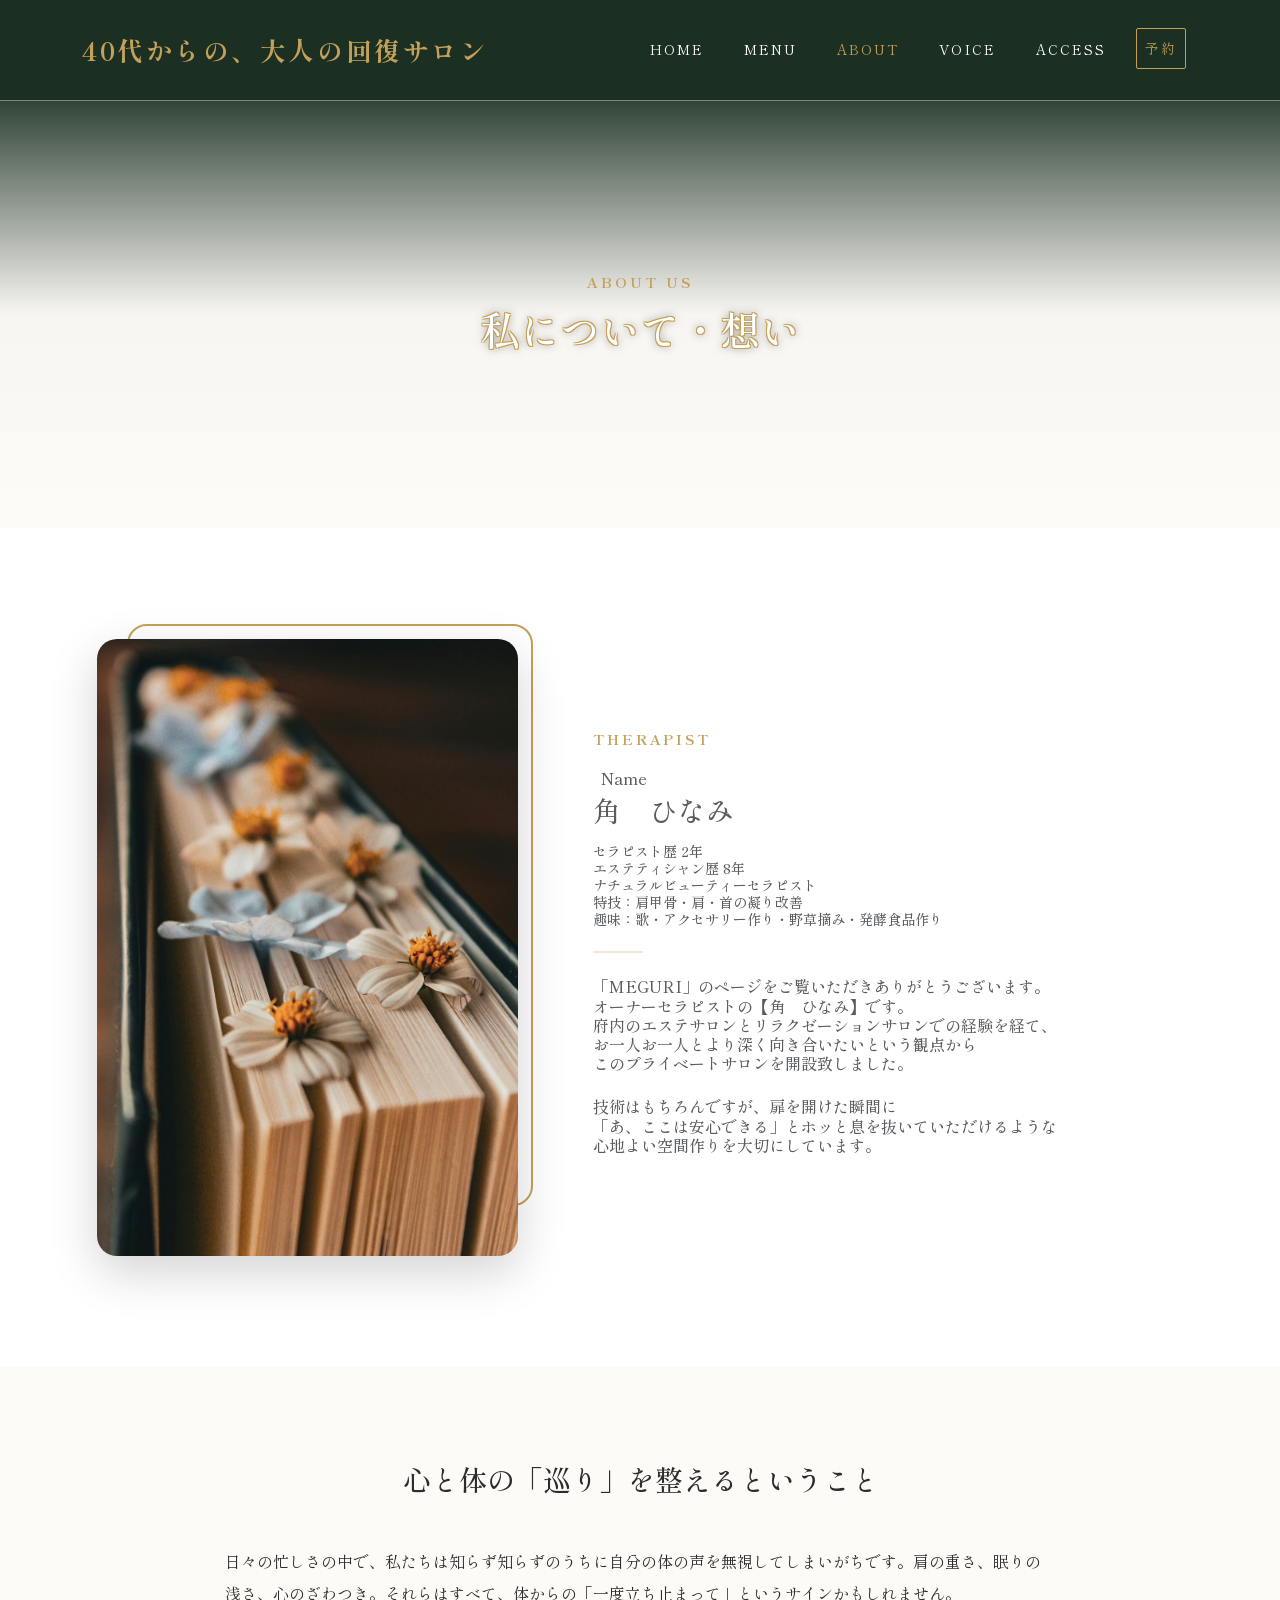
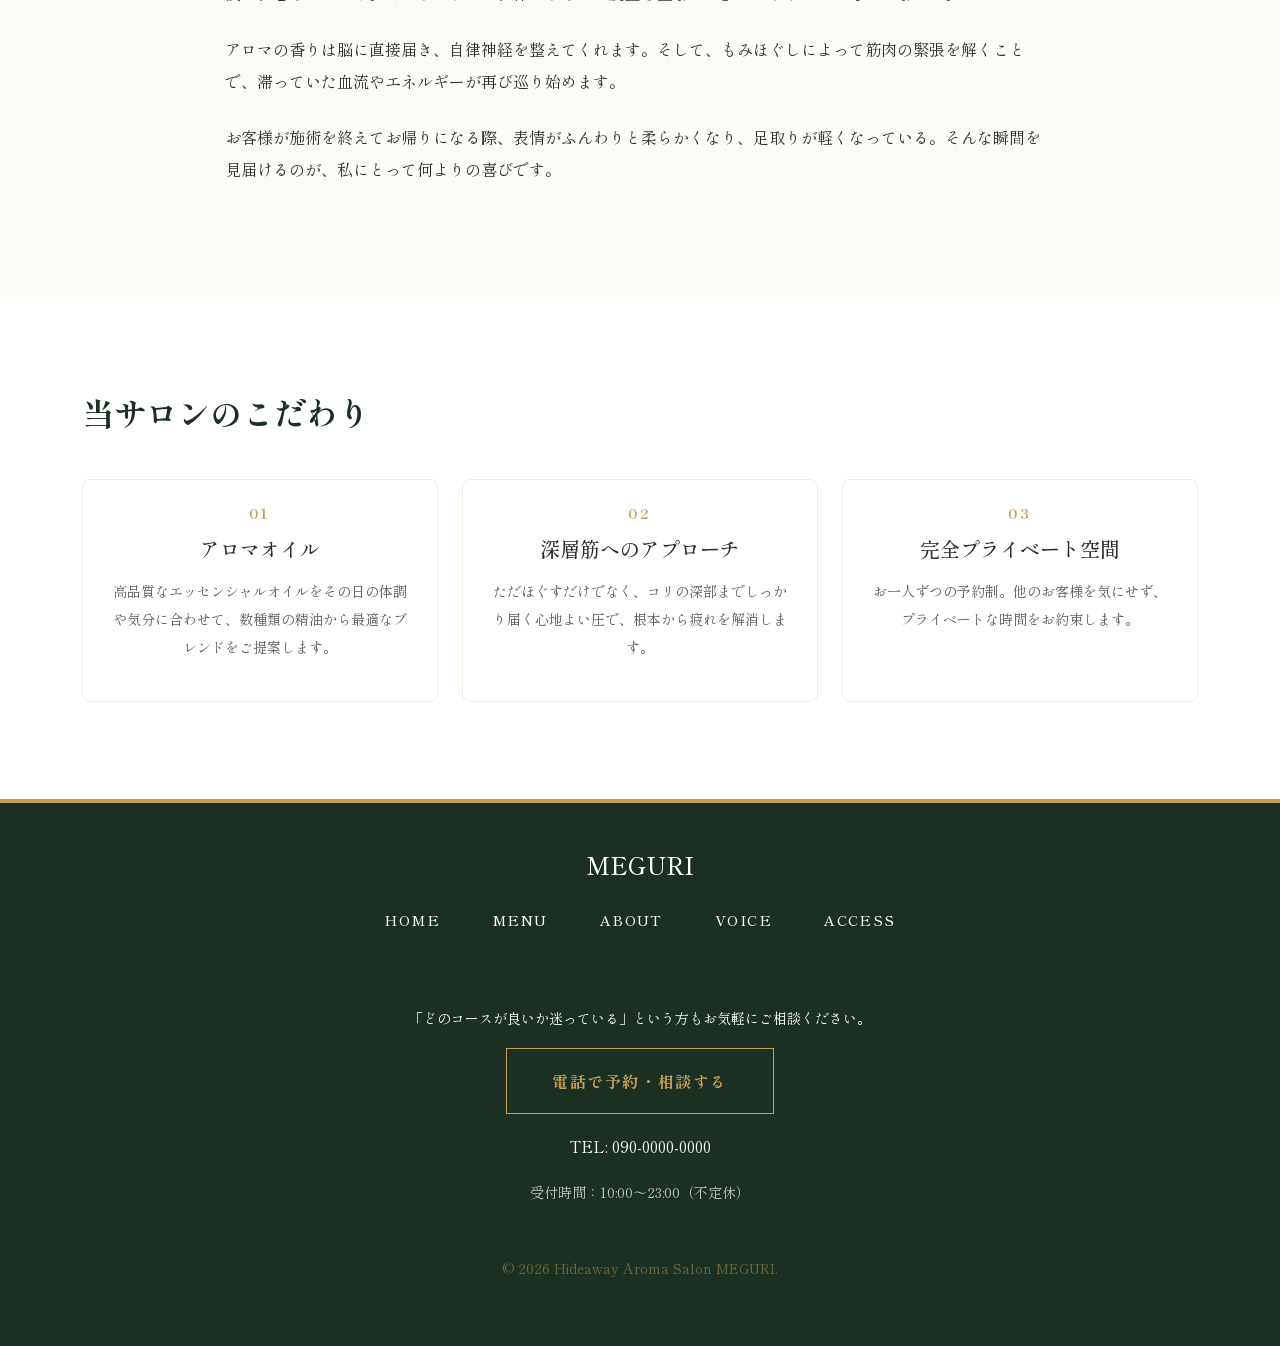
<file: about.html>
<!DOCTYPE html>
<html lang="ja">
<head>
    <meta charset="UTF-8">
    <meta name="viewport" content="width=device-width, initial-scale=1.0">
    <title>セラピスト紹介・想い | MEGURI - 隠れ家アロマサロン</title>
    <meta name="description" content="MEGURIのセラピスト紹介。府内のエステサロンとリラクゼーションサロンでの経験を経て、お一人おひとりと深く向き合うプライベートサロンを開設。心と体の「巡り」を整え、深いリラックスへと導きます。">
    <!-- OGP（SNSシェア用） -->
    <meta property="og:type" content="website">
    <meta property="og:title" content="セラピスト紹介・想い | MEGURI">
    <meta property="og:description" content="都内リラクゼーションサロンでの経験を経て、お一人おひとりと深く向き合うプライベートサロンを開設。心と体の「巡り」を整えます。">
    <meta property="og:url" content="https://あなたのドメイン/about.html">
    <meta property="og:site_name" content="MEGURI">
    <meta property="og:locale" content="ja_JP">
    <!-- Twitter Card -->
    <meta name="twitter:card" content="summary">
    <meta name="twitter:title" content="セラピスト紹介・想い | MEGURI">
    <meta name="twitter:description" content="お一人おひとりと深く向き合うプライベートサロン。心と体の「巡り」を整えます。">

    <!-- <link rel="canonical" href="https://あなたのドメイン/about.html"> -->
    <link href="https://cdn.jsdelivr.net/npm/bootstrap@5.3.0/dist/css/bootstrap.min.css" rel="stylesheet">
    <link href="https://fonts.googleapis.com/css2?family=Shippori+Mincho:wght@400;700&display=swap" rel="stylesheet">
    <link href="https://fonts.googleapis.com/css2?family=Klee+One:wght@400;600&family=Shippori+Mincho:wght@400;700&display=swap" rel="stylesheet">
    <link rel="stylesheet" href="style.css">
</head>
<body>

    <nav class="navbar navbar-expand-lg sticky-top bg-deep shadow-sm">
        <div class="container">
            <a class="navbar-brand" href="index.html">40代からの、大人の回復サロン</a>
            <button class="navbar-toggler" type="button" data-bs-toggle="collapse" data-bs-target="#navbarNav">
                <span class="navbar-toggler-icon"></span>
            </button>
            <div class="collapse navbar-collapse" id="navbarNav">
                <ul class="navbar-nav ms-auto">
                    <li class="nav-item"><a class="nav-link" href="index.html">HOME</a></li>
                    <li class="nav-item"><a class="nav-link" href="menu.html">MENU</a></li>
                    <li class="nav-item"><a class="nav-link active" href="about.html">ABOUT</a></li>
                    <li class="nav-item"><a class="nav-link" href="voice.html">VOICE</a></li>
                    <li class="nav-item"><a class="nav-link" href="access.html">ACCESS</a></li>
                    <li class="nav-item">
                      <a class="nav-link btn-nav-reserve" href="tel:090-0000-0000">予約</a>
                    </li>
                </ul>
            </div>
        </div>
    </nav>

    <header class="about-hero">
        <div class="container py-5 text-center reveal">
            <span class="text-gold mb-2 d-block text-uppercase small">About Us</span>
            <h1 class="serif text-white">私について・想い</h1>
        </div>
    </header>

    <section class="py-5 bg-white">
        <div class="container py-5">
            <div class="row align-items-center">
                <div class="col-md-5 mb-5 mb-md-0 reveal">
                    <div class="profile-img-container text-center">
                      <img src="image/IMG_0825.JPG" alt="MEGURI セラピスト 角ひなみ プロフィール写真" class="img-fluid profile-photo shadow-lg">
                        <div class="profile-decoration"></div>
                    </div>
                </div>
                <div class="col-md-7 ps-md-5 reveal">
                    <span class="text-gold serif mb-2 d-block">Therapist</span>
                    <span class="h6 ms-2 text-muted">Name<br>
                    <h2 class="serif mb-3 h3">角　ひなみ </span></h2>
                    <p class="small text-muted mb-4">
                        セラピスト歴 2年<br>
                        エステティシャン歴 8年<br>
                        ナチュラルビューティーセラピスト<br>
                        特技：肩甲骨・肩・首の凝り改善<br>
                        趣味：歌・アクセサリー作り・野草摘み・発酵食品作り
                    </p>
                    <hr class="mb-4" style="width: 50px; border-top: 2px solid var(--gold);">
                    <div class="profile-intro">
                        <p class="mb-4">
                            「MEGURI」のページをご覧いただきありがとうございます。<br>
                            オーナーセラピストの【角　ひなみ】です。<br>
                            府内のエステサロンとリラクゼーションサロンでの経験を経て、<br>
                            お一人お一人とより深く向き合いたいという観点から<br>
                            このプライベートサロンを開設致しました。
                        </p>
                        <p>
                            技術はもちろんですが、扉を開けた瞬間に<br>
                            「あ、ここは安心できる」とホッと息を抜いていただけるような<br>
                            心地よい空間作りを大切にしています。
                        </p>
                    </div>
                </div>
            </div>
        </div>
    </section>

    <section class="py-5" style="background-color: #fdfbf7;">
        <div class="container py-5">
            <div class="row justify-content-center">
                <div class="col-md-9 text-center reveal">
                    <h3 class="serif mb-5">心と体の「巡り」を整えるということ</h3>
                    <div class="text-start">
                        <p class="mb-4">
                            日々の忙しさの中で、私たちは知らず知らずのうちに自分の体の声を無視してしまいがちです。肩の重さ、眠りの浅さ、心のざわつき。それらはすべて、体からの「一度立ち止まって」というサインかもしれません。
                        </p>
                        <p class="mb-4">
                            アロマの香りは脳に直接届き、自律神経を整えてくれます。そして、もみほぐしによって筋肉の緊張を解くことで、滞っていた血流やエネルギーが再び巡り始めます。
                        </p>
                        <p>
                            お客様が施術を終えてお帰りになる際、表情がふんわりと柔らかくなり、足取りが軽くなっている。そんな瞬間を見届けるのが、私にとって何よりの喜びです。
                        </p>
                    </div>
                </div>
            </div>
        </div>
    </section>

    <section class="py-5 bg-white">
        <div class="container py-5">
            <h2 class="text-center serif mb-5 reveal">当サロンのこだわり</h2>
            <div class="row g-4 text-center">
                <div class="col-md-4 reveal">
                    <div class="p-4 border-gold-light h-100">
                        <span class="text-gold display-6 mb-3 d-block serif">01</span>
                        <h3 class="h5 mb-3">アロマオイル</h3>
                        <p class="small text-muted">高品質なエッセンシャルオイルをその日の体調や気分に合わせて、数種類の精油から最適なブレンドをご提案します。</p>
                    </div>
                </div>
                <div class="col-md-4 reveal">
                    <div class="p-4 border-gold-light h-100">
                        <span class="text-gold display-6 mb-3 d-block serif">02</span>
                        <h3 class="h5 mb-3">深層筋へのアプローチ</h3>
                        <p class="small text-muted">ただほぐすだけでなく、コリの深部までしっかり届く心地よい圧で、根本から疲れを解消します。</p>
                    </div>
                </div>
                <div class="col-md-4 reveal">
                    <div class="p-4 border-gold-light h-100">
                        <span class="text-gold display-6 mb-3 d-block serif">03</span>
                        <h3 class="h5 mb-3">完全プライベート空間</h3>
                        <p class="small text-muted">お一人ずつの予約制。他のお客様を気にせず、プライベートな時間をお約束します。</p>
                    </div>
                </div>
            </div>
        </div>
    </section>

    <div class="d-md-none fixed-bottom bg-deep border-top-gold p-2 shadow-lg" style="z-index: 1030;">
        <div class="row g-2">
            <div class="col-6">
                <a href="tel:090-0000-0000" class="btn btn-outline-light w-100 py-2 small">コースのご相談</a>
            </div>
            <div class="col-6">
                <a href="tel:090-0000-0000" class="btn btn-gold w-100 py-2 small">今すぐ予約</a>
            </div>
        </div>
    </div>

    <footer class="text-center bg-light-beige"> <div class="container py-5">
        <p class="serif mb-4 h4">MEGURI</p>
        
        <ul class="list-inline mb-4">
            <li class="list-inline-item mx-3"><a href="index.html" class="nav-link-f">HOME</a></li>
            <li class="list-inline-item mx-3"><a href="menu.html" class="nav-link-f">MENU</a></li>
            <li class="list-inline-item mx-3"><a href="about.html" class="nav-link-f">ABOUT</a></li>
            <li class="list-inline-item mx-3"><a href="voice.html" class="nav-link-f">VOICE</a></li>
            <li class="list-inline-item mx-3"><a href="access.html" class="nav-link-f">ACCESS</a></li>
        </ul>

        <div class="reserve-area mt-5 reveal">
            <p class="small mb-3">「どのコースが良いか迷っている」という方も<br class="d-md-none">お気軽にご相談ください。</p>
            <a href="tel:090-0000-0000" class="btn-massage">電話で予約・相談する</a>
            <p class="mt-3 serif">TEL: 090-0000-0000</p>
            <p class="small opacity-75">受付時間：10:00〜23:00（不定休）</p>
        </div>

        <p class="small opacity-50 mt-5">© 2026 Hideaway Aroma Salon MEGURI.</p>
    </div>
  </footer>

    <script src="https://cdn.jsdelivr.net/npm/bootstrap@5.3.0/dist/js/bootstrap.bundle.min.js"></script>
    <script src="main.js"></script>
</body>
</html>
</file>
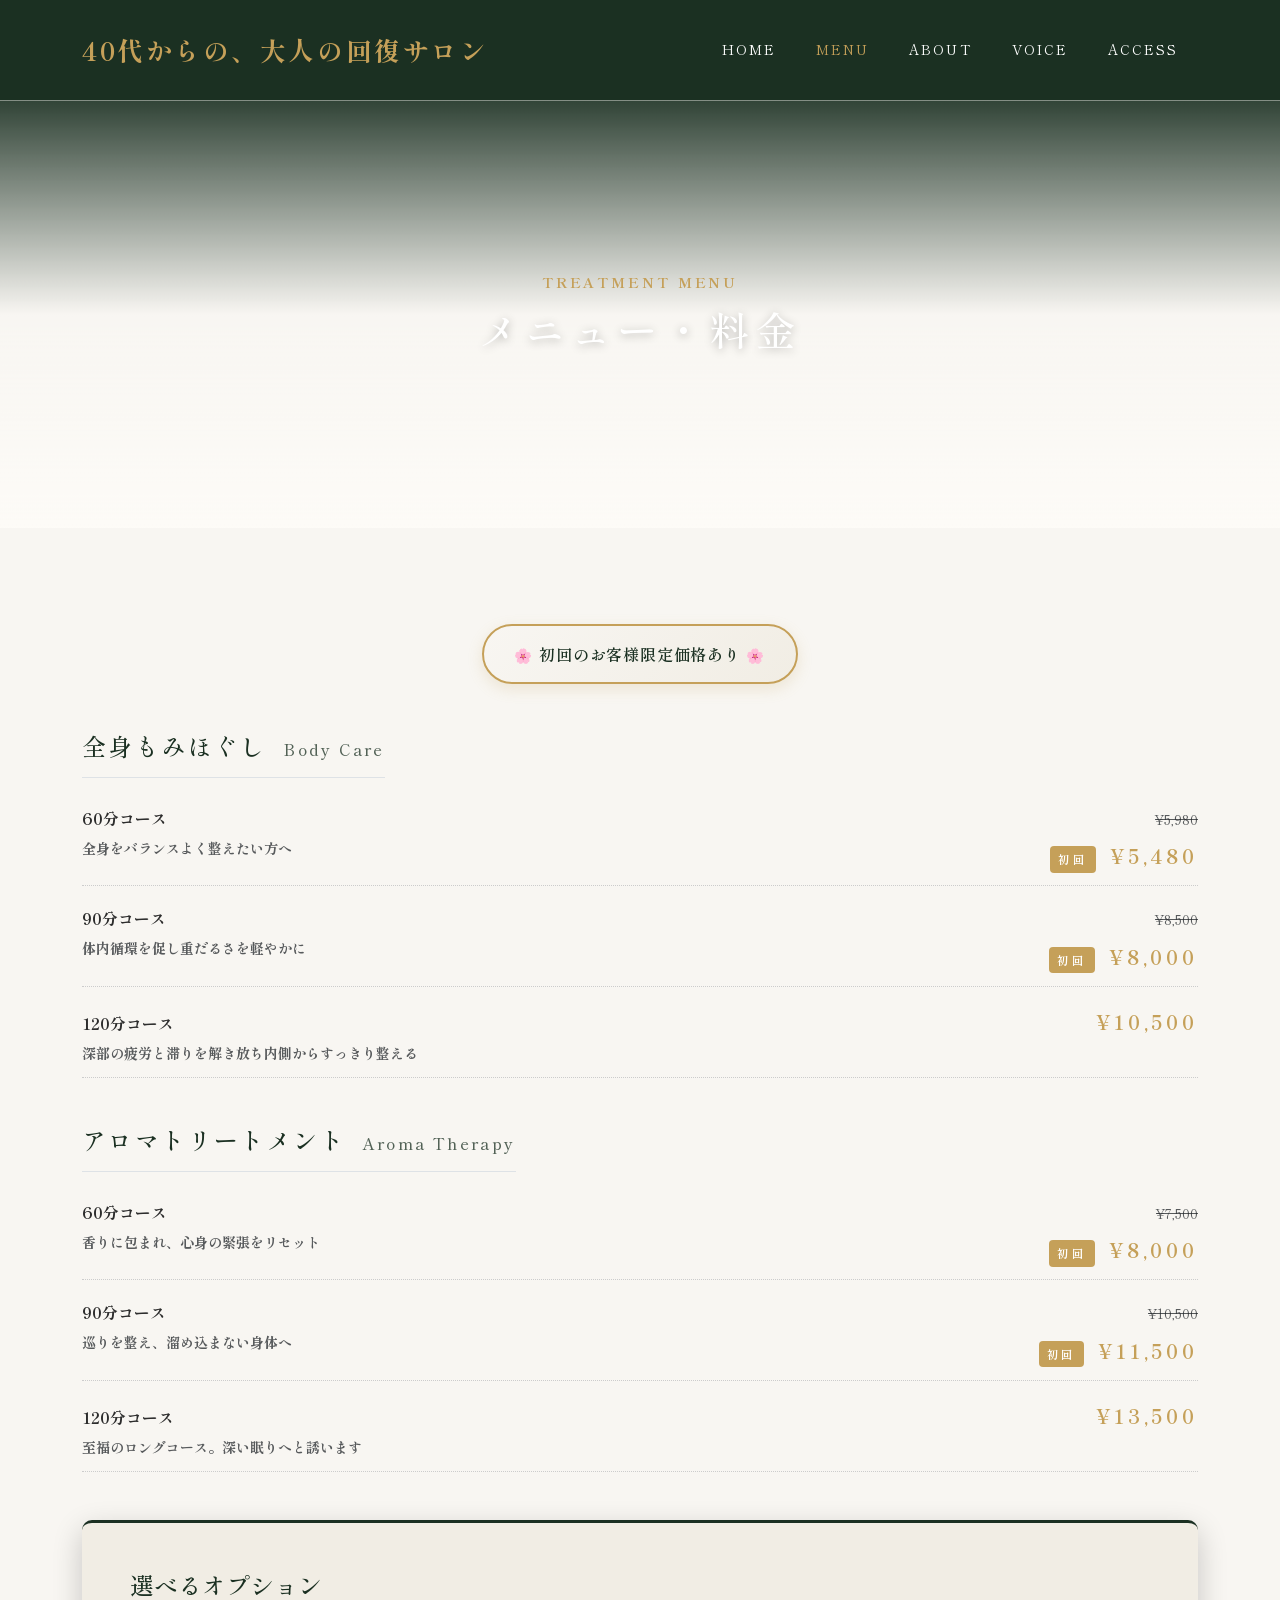
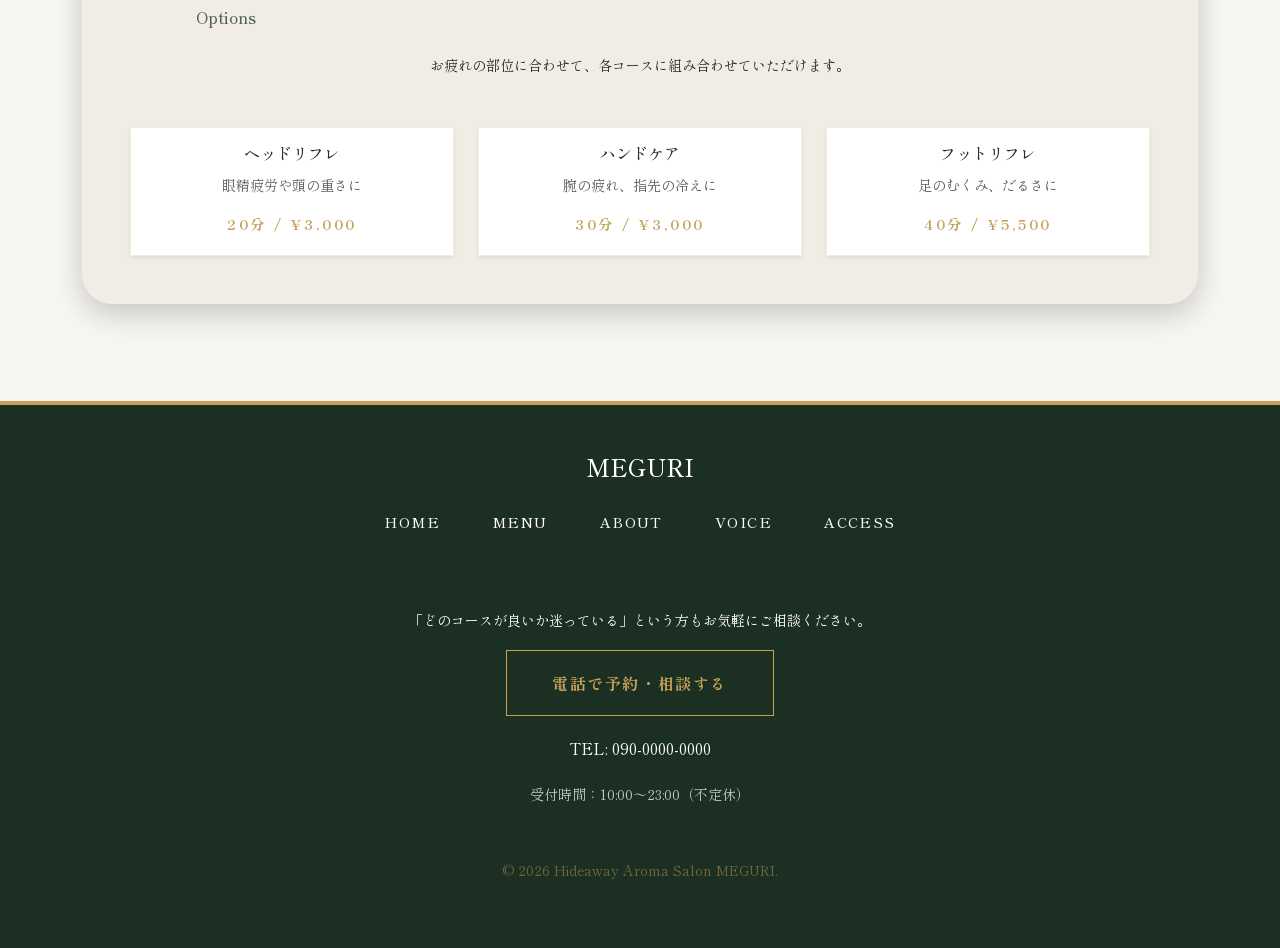
<file: menu.html>
<!DOCTYPE html>
<html lang="ja">
<head>
    <meta charset="UTF-8">
    <meta name="viewport" content="width=device-width, initial-scale=1.0">
    <title>メニュー・料金 | MEGURI - 隠れ家アロマサロン</title>
    <meta name="description" content="MEGURIのメニュー・料金一覧。全身もみほぐし（60分¥6,000〜）、アロママッサージ（70分¥8,500〜）、ヘッドリフレやフットリフレなどオプションも充実。お悩みに合わせた最適なコースをご提案します。">
    <!-- OGP（SNSシェア用） -->
    <meta property="og:type" content="website">
    <meta property="og:title" content="メニュー・料金 | MEGURI">
    <meta property="og:description" content="全身もみほぐし、アロママッサージなど、お悩みに合わせた最適なコースをご提案。ヘッドリフレ、フットリフレなどオプションも充実。">
    <meta property="og:url" content="https://あなたのドメイン/menu.html">
    <meta property="og:site_name" content="MEGURI">
    <meta property="og:locale" content="ja_JP">
    <!-- Twitter Card -->
    <meta name="twitter:card" content="summary">
    <meta name="twitter:title" content="メニュー・料金 | MEGURI">
    <meta name="twitter:description" content="全身もみほぐし、アロママッサージなど、お悩みに合わせた最適なコースをご提案。">

    <!-- <link rel="canonical" href="https://あなたのドメイン/menu.html"> -->
    <link href="https://cdn.jsdelivr.net/npm/bootstrap@5.3.0/dist/css/bootstrap.min.css" rel="stylesheet">
    <link href="https://fonts.googleapis.com/css2?family=Shippori+Mincho:wght@400;700&display=swap" rel="stylesheet">
    <link rel="stylesheet" href="style.css">
</head>
<body>

    <nav class="navbar navbar-expand-lg sticky-top">
        <div class="container">
            <a class="navbar-brand" href="index.html">40代からの、大人の回復サロン</a>
            <button class="navbar-toggler" type="button" data-bs-toggle="collapse" data-bs-target="#navbarNav">
                <span class="navbar-toggler-icon"></span>
            </button>
            <div class="collapse navbar-collapse" id="navbarNav">
                <ul class="navbar-nav ms-auto">
                    <li class="nav-item"><a class="nav-link" href="index.html">HOME</a></li>
                    <li class="nav-item"><a class="nav-link active" href="menu.html">MENU</a></li>
                    <li class="nav-item"><a class="nav-link" href="about.html">ABOUT</a></li>
                    <li class="nav-item"><a class="nav-link" href="voice.html">VOICE</a></li>
                    <li class="nav-item"><a class="nav-link" href="access.html">ACCESS</a></li>
                </ul>
            </div>
        </div>
    </nav>

    <header class="menu-hero">
        <div class="container py-5 text-center reveal">
            <span class="text-gold mb-2 d-block">Treatment Menu</span>
            <h1 class="serif text-white">メニュー・料金</h1>
        </div>
    </header>
    
    <section class="py-5">
        <div class="container py-5">
            
            <!-- 初回限定バッジ -->
            <div class="text-center mb-5 reveal">
                <div class="badge-first-time">
                    <span class="text-gold">🌸</span> 初回のお客様限定価格あり <span class="text-gold">🌸</span>
                </div>
            </div>
    
            <div class="menu-category mb-5 reveal">
                <h2 class="h4 border-bottom pb-3 mb-4">全身もみほぐし <small class="ms-2 fs-6 opacity-75">Body Care</small></h2>
                
                <!-- 60分コース -->
                <div class="menu-item d-flex justify-content-between align-items-baseline mb-3">
                    <div class="menu-title">
                        60分コース 
                        <span class="d-block small text-muted">全身をバランスよく整えたい方へ</span>
                    </div>
                    <div class="menu-price-group text-end">
                        <div class="menu-price-original text-decoration-line-through small text-muted">¥5,980</div>
                        <div class="menu-price text-gold">
                            <span class="badge-first-small">初回</span> ¥5,480
                        </div>
                    </div>
                </div>
                
                <!-- 90分コース -->
                <div class="menu-item d-flex justify-content-between align-items-baseline mb-3">
                    <div class="menu-title">
                        90分コース 
                        <span class="d-block small text-muted">体内循環を促し重だるさを軽やかに</span>
                    </div>
                    <div class="menu-price-group text-end">
                        <div class="menu-price-original text-decoration-line-through small text-muted">¥8,500</div>
                        <div class="menu-price text-gold">
                            <span class="badge-first-small">初回</span> ¥8,000
                        </div>
                    </div>
                </div>
                
                <!-- 120分コース -->
                <div class="menu-item d-flex justify-content-between align-items-baseline mb-3">
                    <div class="menu-title">
                        120分コース 
                        <span class="d-block small text-muted">深部の疲労と滞りを解き放ち内側からすっきり整える</span>
                    </div>
                    <div class="menu-price-group text-end">
                        <div class="menu-price text-gold">¥10,500</div>
                    </div>
                </div>
            </div>
    
            <div class="menu-category mb-5 reveal">
                <h2 class="h4 border-bottom pb-3 mb-4">アロマトリートメント <small class="ms-2 fs-6 opacity-75">Aroma Therapy</small></h2>
                
                <!-- 60分コース -->
                <div class="menu-item d-flex justify-content-between align-items-baseline mb-3">
                    <div class="menu-title">
                        60分コース 
                        <span class="d-block small text-muted">香りに包まれ、心身の緊張をリセット</span>
                    </div>
                    <div class="menu-price-group text-end">
                        <div class="menu-price-original text-decoration-line-through small text-muted">¥7,500</div>
                        <div class="menu-price text-gold">
                            <span class="badge-first-small">初回</span> ¥8,000
                        </div>
                    </div>
                </div>
                
                <!-- 90分コース -->
                <div class="menu-item d-flex justify-content-between align-items-baseline mb-3">
                    <div class="menu-title">
                        90分コース 
                        <span class="d-block small text-muted">巡りを整え、溜め込まない身体へ</span>
                    </div>
                    <div class="menu-price-group text-end">
                        <div class="menu-price-original text-decoration-line-through small text-muted">¥10,500</div>
                        <div class="menu-price text-gold">
                            <span class="badge-first-small">初回</span> ¥11,500
                        </div>
                    </div>
                </div>
                
                <!-- 120分コース -->
                <div class="menu-item d-flex justify-content-between align-items-baseline mb-3">
                    <div class="menu-title">
                        120分コース 
                        <span class="d-block small text-muted">至福のロングコース。深い眠りへと誘います</span>
                    </div>
                    <div class="menu-price-group text-end">
                        <div class="menu-price text-gold">¥13,500</div>
                    </div>
                </div>
            </div>
    
            <div class="option-section p-4 p-md-5 reveal" style="background-color: #f1ede4;">
                <h2 class="h4 text-center mb-4">選べるオプション <small class="d-block fs-6 mt-2 opacity-75">Options</small></h2>
                <p class="text-center small mb-5">お疲れの部位に合わせて、各コースに組み合わせていただけます。</p>
                
                <div class="row g-4">
                    <div class="col-md-4">
                        <div class="option-card p-3 bg-white text-center shadow-sm">
                            <h3 class="h6 mb-2">ヘッドリフレ</h3>
                            <p class="small text-muted mb-2">眼精疲労や頭の重さに</p>
                            <span class="text-gold font-weight-bold">20分 / ¥3,000</span>
                        </div>
                    </div>
                    <div class="col-md-4">
                        <div class="option-card p-3 bg-white text-center shadow-sm">
                            <h3 class="h6 mb-2">ハンドケア</h3>
                            <p class="small text-muted mb-2">腕の疲れ、指先の冷えに</p>
                            <span class="text-gold font-weight-bold">30分 / ¥3,000</span>
                        </div>
                    </div>
                    <div class="col-md-4">
                        <div class="option-card p-3 bg-white text-center shadow-sm">
                            <h3 class="h6 mb-2">フットリフレ</h3>
                            <p class="small text-muted mb-2">足のむくみ、だるさに</p>
                            <span class="text-gold font-weight-bold">40分 / ¥5,500</span>
                        </div>
                    </div>
                </div>
            </div>
        </div>
    </section>

        </div>
    </section>

    <footer class="text-center bg-light-beige"> <div class="container py-5">
        <p class="serif mb-4 h4">MEGURI</p>
        
        <ul class="list-inline mb-4">
            <li class="list-inline-item mx-3"><a href="index.html" class="nav-link-f">HOME</a></li>
            <li class="list-inline-item mx-3"><a href="menu.html" class="nav-link-f">MENU</a></li>
            <li class="list-inline-item mx-3"><a href="about.html" class="nav-link-f">ABOUT</a></li>
            <li class="list-inline-item mx-3"><a href="voice.html" class="nav-link-f">VOICE</a></li>
            <li class="list-inline-item mx-3"><a href="access.html" class="nav-link-f">ACCESS</a></li>
        </ul>

        <div class="reserve-area mt-5 reveal">
            <p class="small mb-3">「どのコースが良いか迷っている」という方も<br class="d-md-none">お気軽にご相談ください。</p>
            <a href="tel:090-0000-0000" class="btn-massage">電話で予約・相談する</a>
            <p class="mt-3 serif">TEL: 090-0000-0000</p>
            <p class="small opacity-75">受付時間：10:00〜23:00（不定休）</p>
        </div>

        <p class="small opacity-50 mt-5">© 2026 Hideaway Aroma Salon MEGURI.</p>
    </div>
  </footer>

    <script src="https://cdn.jsdelivr.net/npm/bootstrap@5.3.0/dist/js/bootstrap.bundle.min.js"></script>
    <script src="main.js"></script>
</body>
</html>
</file>
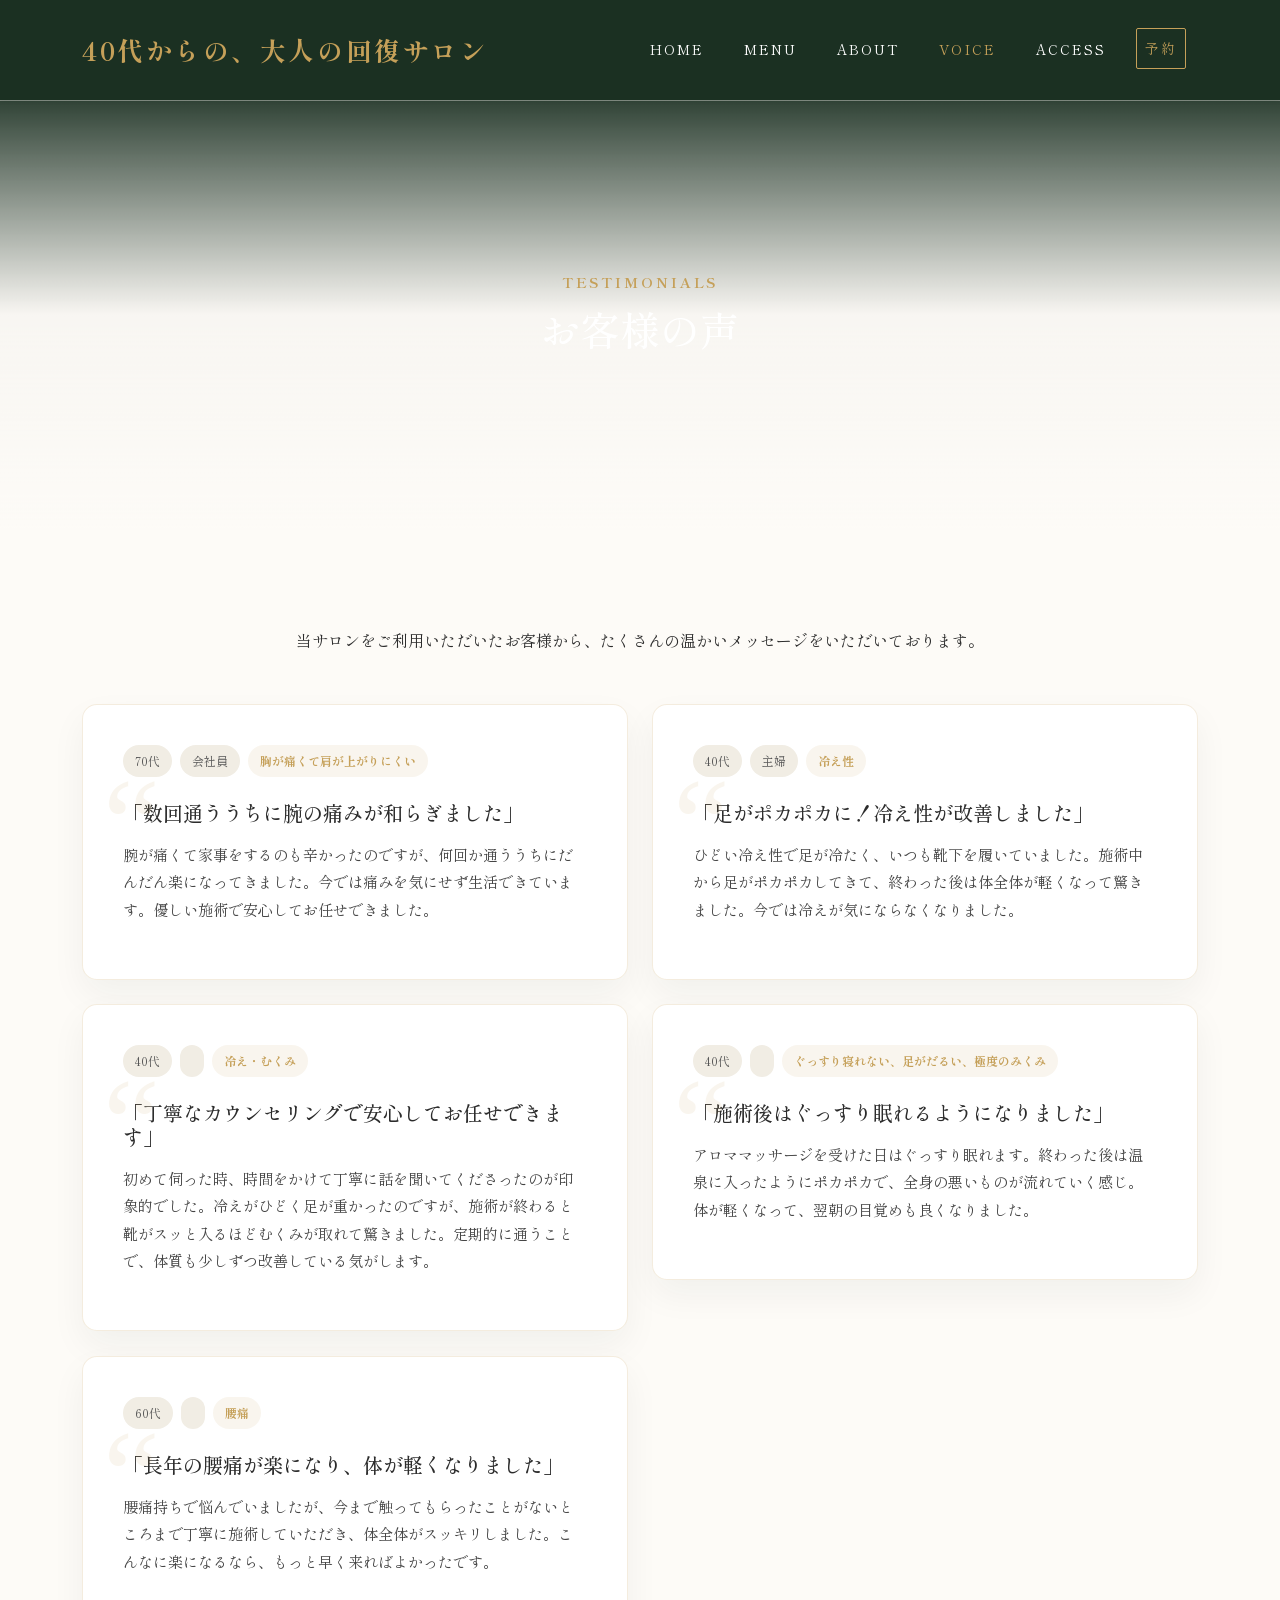
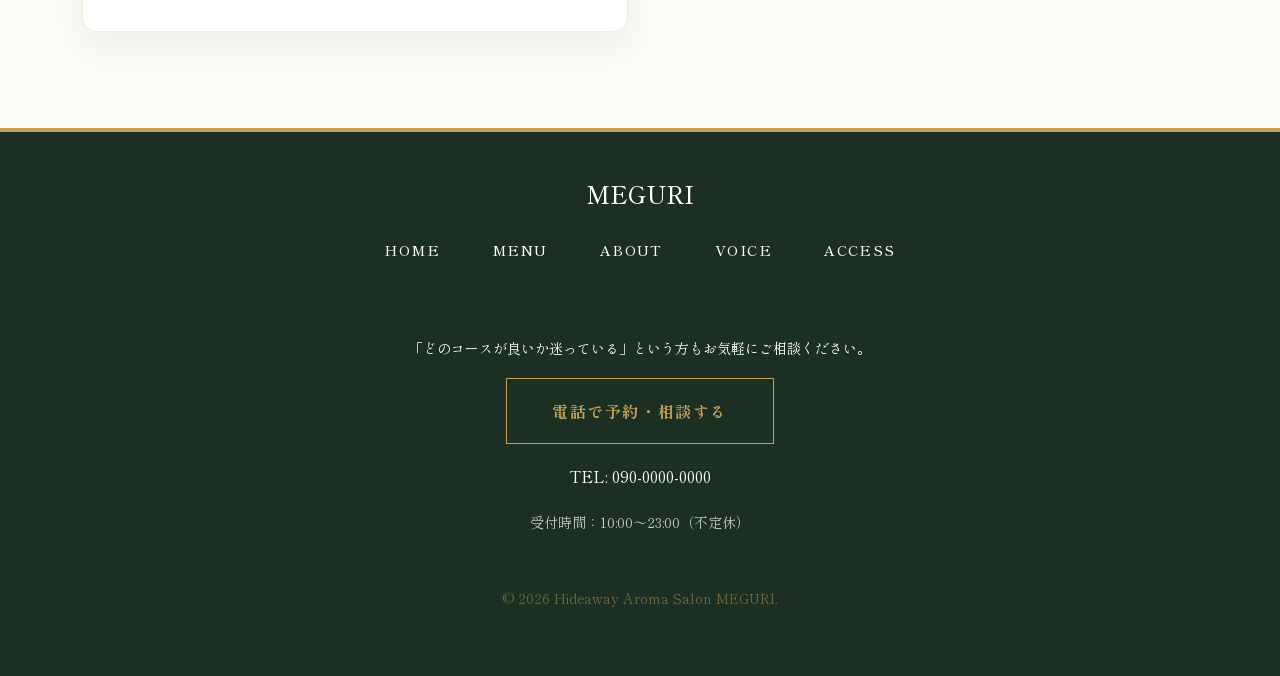
<file: voice.html>
<!DOCTYPE html>
<html lang="ja">
<head>
    <meta charset="UTF-8">
    <meta name="viewport" content="width=device-width, initial-scale=1.0">
    <title>お客様の声 | MEGURI - 隠れ家アロマサロン</title>
    <meta name="description" content="MEGURIをご利用いただいたお客様の声。「リラックスできる空間が素敵」「オーダーメイドアロマが贅沢」「痛みのない施術で冷え性も改善」など、40〜50代女性から高評価をいただいています。">
    <!-- OGP（SNSシェア用） -->
    <meta property="og:type" content="website">
    <meta property="og:title" content="お客様の声 | MEGURI">
    <meta property="og:description" content="「リラックスできる空間が素敵」「オーダーメイドアロマが贅沢」など、40〜50代女性から高評価をいただいています。">
    <meta property="og:url" content="https://あなたのドメイン/voice.html">
    <meta property="og:site_name" content="MEGURI">
    <meta property="og:locale" content="ja_JP">
    <!-- Twitter Card -->
    <meta name="twitter:card" content="summary">
    <meta name="twitter:title" content="お客様の声 | MEGURI">
    <meta name="twitter:description" content="40〜50代女性から高評価をいただいています。">

    <!-- <link rel="canonical" href="https://あなたのドメイン/voice.html"> -->
    <link href="https://cdn.jsdelivr.net/npm/bootstrap@5.3.0/dist/css/bootstrap.min.css" rel="stylesheet">
    <link href="https://fonts.googleapis.com/css2?family=Shippori+Mincho:wght@400;700&display=swap" rel="stylesheet">
    <link rel="stylesheet" href="style.css">
</head>
<body>

    <nav class="navbar navbar-expand-lg sticky-top bg-deep shadow-sm">
        <div class="container">
            <a class="navbar-brand" href="index.html">40代からの、大人の回復サロン</a>
            <button class="navbar-toggler" type="button" data-bs-toggle="collapse" data-bs-target="#navbarNav">
                <span class="navbar-toggler-icon"></span>
            </button>
            <div class="collapse navbar-collapse" id="navbarNav">
                <ul class="navbar-nav ms-auto">
                    <li class="nav-item"><a class="nav-link" href="index.html">HOME</a></li>
                    <li class="nav-item"><a class="nav-link" href="menu.html">MENU</a></li>
                    <li class="nav-item"><a class="nav-link" href="about.html">ABOUT</a></li>
                    <li class="nav-item"><a class="nav-link active" href="voice.html">VOICE</a></li>
                    <li class="nav-item"><a class="nav-link" href="access.html">ACCESS</a></li>
                    <li class="nav-item">
                      <a class="nav-link btn-nav-reserve" href="tel:090-0000-0000">予約</a>
                    </li>
                </ul>
            </div>
        </div>
    </nav>

    <header class="voice-hero">
        <div class="container py-5 text-center reveal">
            <span class="text-gold mb-2 d-block">Testimonials</span>
            <h1 class="serif text-white">お客様の声</h1>
        </div>
    </header>

    <section class="py-5" style="background-color: #fdfbf7;">
        <div class="container py-5">
            <p class="text-center mb-5 reveal">当サロンをご利用いただいたお客様から、<br class="d-md-none">たくさんの温かいメッセージをいただいております。</p>

            <div class="row g-4">
                <div class="col-md-6 reveal">
                    <div class="voice-card p-4 p-md-5">
                        <div class="d-flex flex-wrap mb-3">
                            <span class="badge-voice">70代</span>
                            <span class="badge-voice">会社員</span>
                            <span class="badge-voice highlight">胸が痛くて肩が上がりにくい</span>
                        </div>
                        <h3 class="serif h5 mb-3">「数回通ううちに腕の痛みが和らぎました」</h3>
                        <p class="voice-text">腕が痛くて家事をするのも辛かったのですが、何回か通ううちにだんだん楽になってきました。今では痛みを気にせず生活できています。優しい施術で安心してお任せできました。</p>
                        <p class="text-end small mb-0"></p>
                    </div>
                </div>

                <div class="col-md-6 reveal">
                    <div class="voice-card p-4 p-md-5">
                        <div class="d-flex flex-wrap mb-3">
                            <span class="badge-voice">40代</span>
                            <span class="badge-voice">主婦</span>
                            <span class="badge-voice highlight">冷え性</span>
                        </div>
                        <h3 class="serif h5 mb-3">「足がポカポカに！冷え性が改善しました」</h3>
                        <p class="voice-text">ひどい冷え性で足が冷たく、いつも靴下を履いていました。施術中から足がポカポカしてきて、終わった後は体全体が軽くなって驚きました。今では冷えが気にならなくなりました。</p>
                        <p class="text-end small mb-0"></p>
                    </div>
                </div>

                <div class="col-md-6 reveal">
                    <div class="voice-card p-4 p-md-5">
                        <div class="d-flex flex-wrap mb-3">
                            <span class="badge-voice">40代</span>
                            <span class="badge-voice"></span>
                            <span class="badge-voice highlight">冷え・むくみ</span>
                        </div>
                        <h3 class="serif h5 mb-3">「丁寧なカウンセリングで安心してお任せできます」</h3>
                        <p class="voice-text">初めて伺った時、時間をかけて丁寧に話を聞いてくださったのが印象的でした。冷えがひどく足が重かったのですが、施術が終わると靴がスッと入るほどむくみが取れて驚きました。定期的に通うことで、体質も少しずつ改善している気がします。</p>
                        <p class="text-end small mb-0"></p>
                    </div>
                </div>

                <div class="col-md-6 reveal">
                    <div class="voice-card p-4 p-md-5">
                        <div class="d-flex flex-wrap mb-3">
                            <span class="badge-voice">40代</span>
                            <span class="badge-voice"></span>
                            <span class="badge-voice highlight">ぐっすり寝れない、足がだるい、極度のみくみ</span>
                        </div>
                        <h3 class="serif h5 mb-3">「施術後はぐっすり眠れるようになりました」</h3>
                        <p class="voice-text">アロママッサージを受けた日はぐっすり眠れます。終わった後は温泉に入ったようにポカポカで、全身の悪いものが流れていく感じ。体が軽くなって、翌朝の目覚めも良くなりました。</p>
                        <p class="text-end small mb-0"></p>
                    </div>
                </div>

                <div class="col-md-6 reveal">
                    <div class="voice-card p-4 p-md-5">
                        <div class="d-flex flex-wrap mb-3">
                            <span class="badge-voice">60代</span>
                            <span class="badge-voice"></span>
                            <span class="badge-voice highlight">腰痛</span>
                        </div>
                        <h3 class="serif h5 mb-3">「長年の腰痛が楽になり、体が軽くなりました」</h3>
                        <p class="voice-text">腰痛持ちで悩んでいましたが、今まで触ってもらったことがないところまで丁寧に施術していただき、体全体がスッキリしました。こんなに楽になるなら、もっと早く来ればよかったです。</p>
                        <p class="text-end small mb-0"></p>
                    </div>
                </div>
            </div>
        </div>
    </section>

    <footer class="text-center bg-light-beige"> <div class="container py-5">
          <p class="serif mb-4 h4">MEGURI</p>
          
          <ul class="list-inline mb-4">
              <li class="list-inline-item mx-3"><a href="index.html" class="nav-link-f">HOME</a></li>
              <li class="list-inline-item mx-3"><a href="menu.html" class="nav-link-f">MENU</a></li>
              <li class="list-inline-item mx-3"><a href="about.html" class="nav-link-f">ABOUT</a></li>
              <li class="list-inline-item mx-3"><a href="voice.html" class="nav-link-f">VOICE</a></li>
              <li class="list-inline-item mx-3"><a href="access.html" class="nav-link-f">ACCESS</a></li>
          </ul>

          <div class="reserve-area mt-5 reveal">
              <p class="small mb-3">「どのコースが良いか迷っている」という方も<br class="d-md-none">お気軽にご相談ください。</p>
              <a href="tel:090-0000-0000" class="btn-massage">電話で予約・相談する</a>
              <p class="mt-3 serif">TEL: 090-0000-0000</p>
              <p class="small opacity-75">受付時間：10:00〜23:00（不定休）</p>
          </div>

          <p class="small opacity-50 mt-5">© 2026 Hideaway Aroma Salon MEGURI.</p>
      </div>
    </footer>

    <script src="https://cdn.jsdelivr.net/npm/bootstrap@5.3.0/dist/js/bootstrap.bundle.min.js"></script>
    <script src="main.js"></script>
</body>
</html>
</file>
<file: style.css>
/* ==========================================================================
   デザイン変数 (Color & Theme)
   ========================================================================== */
   :root {
    --deep-green: #1b3022;   /* メイン：深い森の緑 */
    --gold: #c5a059;         /* アクセント：シャンパンゴールド */
    --soft-beige: #f8f6f2;   /* 背景：温かみのあるベージュ */
    --section-warm: #f1ede4; /* セクション背景：一段濃いベージュ */
    --text-main: #2c2c2c;    /* 本文：柔らかい黒 */
    --white: #ffffff;
}

/* ==========================================================================
   共通設定 (Base)
   ========================================================================== */
body {
    background-color: var(--soft-beige);
    color: var(--text-main);
    font-family: 'Shippori Mincho', serif;
    line-height: 2.0;
    overflow-x: hidden; /* アニメーション時のはみ出し防止 */
}

/* テキスト選択時の色 */
::selection {
    background-color: var(--gold);
    color: var(--white);
}

/* ==========================================================================
   ナビゲーション (Navbar)
   ========================================================================== */
.navbar {
    background-color: var(--deep-green);
    padding: 1.2rem 0;
    transition: background-color 0.5s ease;
}

.navbar-brand {
    color: var(--gold) !important;
    font-size: 1.6rem;
    font-weight: 700;
    letter-spacing: 0.1em;
}

.nav-link {
    color: var(--white) !important;
    font-size: 0.85rem;
    letter-spacing: 0.15em;
    margin: 0 12px;
    position: relative;
    transition: color 0.3s ease;
}

.nav-link:hover, 
.nav-link.active {
    color: var(--gold) !important;
}

.btn-nav-reserve {
  border: 1px solid var(--gold);
  padding: 6px 14px;
  margin-left: 10px;
  color: var(--gold) !important;
  border-radius: 2px;
  transition: 0.3s ease;
}

.btn-nav-reserve:hover {
  background-color: var(--gold);
  color: var(--white) !important;
}


/* デスクトップ用ホバー下線アニメーション */
@media (min-width: 992px) {
    .nav-link::after {
        content: "";
        position: absolute;
        bottom: -5px;
        left: 0;
        width: 0;
        height: 1px;
        background-color: var(--gold);
        transition: width 0.3s ease;
    }
    .nav-link:hover::after {
        width: 100%;
    }
}

/* ハンバーガーメニューの色設定 */
.navbar-toggler {
  border-color: var(--gold);
  padding: 0.5rem;
}

.navbar-toggler-icon {
  background-image: url("data:image/svg+xml,%3csvg xmlns='http://www.w3.org/2000/svg' viewBox='0 0 30 30'%3e%3cpath stroke='rgba(197, 160, 89, 1)' stroke-linecap='round' stroke-miterlimit='10' stroke-width='2' d='M4 7h22M4 15h22M4 23h22'/%3e%3c/svg%3e");
}

.navbar-toggler:focus {
  box-shadow: 0 0 0 0.25rem rgba(197, 160, 89, 0.25);
  outline: none;
}

/* ==========================================================================
   ヒーローエリア (Hero Section)
   ========================================================================== */
.hero {
    background: linear-gradient(rgba(27, 48, 34, 0.5), rgba(27, 48, 34, 0.5)), 
                url('https://images.unsplash.com/photo-1515377905703-c4788e51af15?auto=format&fit=crop&w=1200&q=80');
    background-size: cover;
    background-position: center;
    min-height: 75vh;
    display: flex;
    align-items: center;
    color: var(--white);
}

.hero h1 {
    font-weight: 700;
    text-shadow: 2px 2px 10px rgba(0,0,0,0.3);
}

/* Welcomeセクション独自の調整 */
.welcome {
  /* 真っ白ではなく、肌色に近い極めて淡いベージュ */
  background-color: #faf8f3; 
  /* わずかにセクションの上下に余白を広げ、ゆとりを持たせる */
  padding: 120px 0 !important;
}

/* 本文の読みやすさと質感 */
.welcome-text {
  font-size: 1.15rem;
  line-height: 2.2;
  letter-spacing: 0.05em;
  color: #3e4a3d; /* 真っ黒ではなく、深い緑を混ぜたグレー */
}

/* リンクを「ボタン」ではなく「洗練された線」で表現 */
.btn-outline-gold {
  color: var(--gold);
  text-decoration: none;
  font-size: 0.9rem;
  letter-spacing: 0.1em;
  padding-bottom: 8px;
  border-bottom: 1px solid var(--gold);
  transition: all 0.3s ease;
}

.btn-outline-gold:hover {
  color: var(--deep-green);
  border-bottom-color: var(--deep-green);
  padding-left: 10px; /* 少し右に動く遊び心 */
}

/* ==========================================================================
   ボタン (Buttons)
   ========================================================================== */
.btn-massage {
    background-color: transparent;
    color: var(--gold) !important;
    border: 1px solid var(--gold);
    padding: 16px 45px;
    border-radius: 0; /* 高級感を出すため角は丸めない */
    font-weight: 700;
    letter-spacing: 0.1em;
    transition: all 0.5s cubic-bezier(0.215, 0.61, 0.355, 1);
    display: inline-block;
    text-decoration: none;
}

.btn-massage:hover {
    background-color: var(--gold);
    color: var(--white) !important;
    transform: translateY(-3px);
    box-shadow: 0 10px 20px rgba(0,0,0,0.1);
}

/* ==========================================================================
   セクション共通 (Sections)
   ========================================================================== */
section {
    padding: 100px 0;
}

.bg-deep {
    background-color: var(--deep-green);
}

h2 {
    color: var(--deep-green);
    font-size: 2rem;
    font-weight: 700;
    margin-bottom: 3rem;
    position: relative;
    display: inline-block;
}

/* タイトル下の金色の線 */
.text-center h2::after {
    content: "";
    position: absolute;
    bottom: -15px;
    left: 50%;
    transform: translateX(-50%);
    width: 60px;
    height: 1px;
    background-color: var(--gold);
}

/* ==========================================================================
   こだわりセクション (Features - 互い違いレイアウト)
   ========================================================================== */
.text-gold {
    color: var(--gold);
    font-size: 0.9rem;
    letter-spacing: 0.2em;
    font-weight: 700;
    text-transform: uppercase;
}

.img-fluid {
    filter: brightness(0.95);
    box-shadow: 0 20px 40px rgba(0,0,0,0.15);
    transition: filter 0.6s ease;
}

.img-fluid:hover {
    filter: brightness(1.05);
}

/* こだわりセクション全体の背景と境界 */
.section-features {
  background-color: #f1ede4; /* 前のセクションより少し濃いベージュ */
  padding: 140px 0;
  position: relative;
  border-top: 1px solid rgba(197, 160, 89, 0.2);
}

/* 各こだわりの間隔 */
.mb-feature {
  margin-bottom: 120px;
}
.mb-feature:last-child {
  margin-bottom: 0;
}

/* 背景に浮かぶ装飾用の大きな数字 */
.bg-number {
  position: absolute;
  top: -60px;
  right: 20px;
  font-size: 12rem; /* さらに大きくして迫力を出す */
  font-weight: 700;
  color: rgba(255, 255, 255, 0.5); /* 透過した白 */
  z-index: 0;
  font-family: 'Georgia', serif;
  pointer-events: none; /* 画像クリックの邪魔をしない */
}
.bg-number.left {
  right: auto;
  left: 20px;
}

/* 画像とテキストの微調整 */
.custom-img {
  position: relative;
  z-index: 1;
  border: 1px solid rgba(255,255,255,0.8);
}

.feature-desc {
  color: #4a4a4a;
  font-size: 1.05rem;
  line-height: 2.2;
  text-align: justify; /* 両端揃えで美しく */
}

/* モバイル対応の調整 */
@media (max-width: 767px) {
  .bg-number {
      font-size: 8rem;
      top: -40px;
  }
  .mb-feature {
      margin-bottom: 80px;
  }
}

#benefits {
  background-color: var(--soft-beige);
}


/* 効果効能リストの装飾 */
/* Massageカード */
.massage-card {
  border-top: 3px solid var(--deep-green);
  background-color: #e8ebe7; /* 例：淡い深緑 */
}

.aroma-card {
  border-top: 3px solid var(--gold);
  background-color: #f5efe3; /* 例：淡いゴールド */
}


#benefits ul li {
  padding-left: 1.5rem;
  position: relative;
  font-size: 0.95rem;
  color: #555;
}

#benefits ul li::before {
  content: "🌸"; /* または、お好みの記号 */
  position: absolute;
  left: 0;
  font-size: 0.8rem;
}

/* ==========================================================================
   初めての方へセクション (First Time Section)
   ========================================================================== */
   #first-time {
    background-color: #fff;
    border-top: 1px solid rgba(197, 160, 89, 0.15);
  }
  
  /* ステップ番号のデザイン */
  .step-number {
    display: inline-block;
    width: 80px;
    height: 80px;
    line-height: 80px;
    border-radius: 50%;
    background: linear-gradient(135deg, var(--gold) 0%, #d4b575 100%);
    color: var(--white);
    font-size: 1.8rem;
    font-weight: 700;
    font-family: 'Georgia', serif;
    box-shadow: 0 10px 25px rgba(197, 160, 89, 0.2);
    transition: all 0.4s ease;
  }
  
  .step-number:hover {
    transform: scale(1.1) rotate(5deg);
    box-shadow: 0 15px 35px rgba(197, 160, 89, 0.3);
  }
  
  /* リンク装飾 */
  .link-gold {
    color: var(--gold);
    text-decoration: none;
    font-size: 0.95rem;
    letter-spacing: 0.1em;
    border-bottom: 1px solid var(--gold);
    padding-bottom: 5px;
    transition: all 0.3s ease;
  }
  
  .link-gold:hover {
    color: var(--deep-green);
    border-bottom-color: var(--deep-green);
    padding-left: 8px;
  }
  
  /* モバイル対応 */
  @media (max-width: 767px) {
      /* 初めての方へ：ステップ番号をモバイルで少し小さく */
      .step-number {
          width: 60px;
          height: 60px;
          line-height: 60px;
          font-size: 1.4rem;
      }
  }

/* お客様の声カードのホバー */
#voice-digest .bg-white {
  transition: transform 0.3s ease;
}

#voice-digest .bg-white:hover {
  transform: translateY(-5px);
}

.menu-digest {
  background-color: var(--white);
  border-radius: 12px;
  padding: 60px 30px;
  box-shadow: 0 10px 30px rgba(0,0,0,0.3);
}

/* ==========================================================================
   SNS・ソーシャルメディア関連
   ========================================================================== */

/* フッターのSNSエリア */
.sns-area {
  border-top: 1px solid rgba(197, 160, 89, 0.2);
  padding-top: 30px;
}

.sns-icon {
  display: inline-flex;
  align-items: center;
  justify-content: center;
  width: 50px;
  height: 50px;
  border-radius: 50%;
  transition: all 0.3s ease;
  text-decoration: none;
}

.sns-line {
  background-color: #06C755;
  color: white;
}

.sns-line:hover {
  background-color: #05b04b;
  transform: translateY(-5px);
  box-shadow: 0 10px 20px rgba(6, 199, 85, 0.3);
}

.sns-instagram {
  background: linear-gradient(45deg, #FD5949, #D6249F, #285AEB);
  color: white;
}

.sns-instagram:hover {
  transform: translateY(-5px);
  box-shadow: 0 10px 20px rgba(214, 36, 159, 0.3);
}

/* トップページのSNSカード */
#sns-reservation {
  background-color: #fff;
  border-top: 1px solid rgba(197, 160, 89, 0.1);
}

.sns-card {
  background: linear-gradient(135deg, #fdfbf7 0%, #f8f6f2 100%);
  border: 1px solid rgba(197, 160, 89, 0.2);
  border-radius: 20px;
  padding: 40px 30px;
  text-align: center;
  transition: all 0.4s ease;
  box-shadow: 0 5px 15px rgba(0,0,0,0.05);
}

.sns-card:hover {
  transform: translateY(-10px);
  box-shadow: 0 15px 40px rgba(0,0,0,0.1);
  border-color: var(--gold);
}

.sns-card-icon {
  margin-bottom: 20px;
}

/* LINEボタン */
.btn-line {
  background-color: #06C755;
  color: white;
  border: none;
  padding: 14px 35px;
  border-radius: 30px;
  font-weight: 700;
  letter-spacing: 0.05em;
  transition: all 0.4s ease;
  display: inline-block;
  text-decoration: none;
  font-size: 0.95rem;
}

.btn-line:hover {
  background-color: #05b04b;
  color: white;
  transform: translateY(-3px);
  box-shadow: 0 10px 25px rgba(6, 199, 85, 0.3);
}

/* Instagramボタン */
.btn-instagram {
  background: linear-gradient(45deg, #FD5949, #D6249F, #285AEB);
  color: white;
  border: none;
  padding: 14px 35px;
  border-radius: 30px;
  font-weight: 700;
  letter-spacing: 0.05em;
  transition: all 0.4s ease;
  display: inline-block;
  text-decoration: none;
  font-size: 0.95rem;
}

.btn-instagram:hover {
  color: white;
  transform: translateY(-3px);
  box-shadow: 0 10px 25px rgba(214, 36, 159, 0.4);
  filter: brightness(1.1);
}

/* モバイル対応 */
@media (max-width: 767px) {
  .sns-card {
      padding: 30px 20px;
  }
  
  .sns-icon {
      width: 45px;
      height: 45px;
  }
}

/* ACCESSページのLINE誘導バナー */
.line-banner {
  background: linear-gradient(135deg, #f0ffe8 0%, #e8f9e0 100%);
  border: 2px solid #06C755;
  border-radius: 20px;
  padding: 30px;
  box-shadow: 0 10px 30px rgba(6, 199, 85, 0.1);
  transition: all 0.4s ease;
}

.line-banner:hover {
  transform: translateY(-5px);
  box-shadow: 0 15px 40px rgba(6, 199, 85, 0.2);
}

@media (max-width: 767px) {
  .line-banner {
      padding: 20px;
  }
}

/* ==========================================================================
   JavaScript連動アニメーション (Scroll Reveal)
   ========================================================================== */
.reveal {
    opacity: 0;
    transform: translateY(40px);
    transition: opacity 1.5s ease, transform 1.2s cubic-bezier(0.215, 0.61, 0.355, 1);
    will-change: opacity, transform;
}

.reveal.active {
    opacity: 1;
    transform: translateY(0);
}

/* 交互に少しだけ遅延させてリズムを作る */
.reveal:nth-child(even) {
    transition-delay: 0.15s;
}

/* ==========================================================================
   フッター (Footer)
   ========================================================================== */
footer {
    background-color: var(--deep-green); /* 深い緑に変更 */
    color: var(--white); /* 文字を白に */
    border-top: 4px solid var(--gold); /* ゴールドの線をアクセントに */
}

footer a {
    color: var(--white); /* リンクも白に */
}

footer a:hover {
    color: var(--gold);
}

footer .opacity-50 {
    color: var(--gold) !important; /* コピーライトをゴールドにすると高級感アップ */
}

/* ==========================================================================
   モバイル対応 (Mobile Specific)
   ========================================================================== */
@media (max-width: 767px) {
    section {
        padding: 60px 0;
    }
    
    h2 {
        font-size: 1.6rem;
    }

    /* モバイルでのテキスト配置を中央寄せに */
    .col-md-5 {
        text-align: center;
        margin-top: 20px;
    }

    /* モバイル追従ボタンの影を強化 */
    .fixed-bottom {
        background-color: rgba(255, 255, 255, 0.98) !important;
        box-shadow: 0 -5px 20px rgba(0,0,0,0.08) !important;
    }
}

.menu-digest {
  background-color: #faf8f3;
}

/* --- メニューページ --- */

.menu-hero {
  background: 
      linear-gradient(to bottom, 
          rgba(27, 48, 34, 0.9) 0%, 
          rgba(253, 251, 247, 0) 50%, 
          #fdfbf7 100%),
      url('https://images.unsplash.com/photo-1515377905703-c4788e51af15?auto=format&fit=crop&w=1200&q=80'); /* タオルと緑の葉の落ち着いた画像 */
  
  background-size: cover;
  background-position: center;
  padding: 120px 0;
  position: relative;
}

/* タイトルの文字が画像に埋もれないよう、少し影をつける */
.menu-hero h1 {
  text-shadow: 0 2px 10px rgba(0, 0, 0, 0.3);
  letter-spacing: 0.15em;
}

.menu-category h2 {
  color: var(--deep-green);
  letter-spacing: 0.1em;
}

.menu-item {
  border-bottom: 1px dotted #ccc; /* メニューと料金をつなぐ点線 */
  padding-bottom: 10px;
}

.menu-title {
  font-weight: 700;
  color: var(--text-main);
}

.menu-price {
  font-size: 1.2rem;
  font-weight: 700;
}

/* オプションメニュー全体の枠組み */
.option-section {
  background-color: #f1ede4; /* ベージュ背景 */
  padding: 4rem 2rem;
  border-top: 3px solid var(--deep-green); /* ご指定のアクセントライン */
  border-radius: 10px 10px 30px 30px; /* 下側だけ少し角を丸める（お好みで） */
  box-shadow: 0 10px 30px rgba(0,0,0,0.2); /* 軽い影で浮遊感を出す */
}

/* オプションタイトルの調整 */
.option-section h2 {
  color: var(--deep-green);
}

/* オプションカードの装飾 */
.option-card {
  border: 1px solid rgba(197, 160, 89, 0.2); /* 繊細なゴールドの縁 */
  background-color: var(--white);
  padding: 2rem 1.5rem;
  height: 100%;
  transition: all 0.4s ease;
}

.option-card:hover {
  border-color: var(--gold);
  transform: translateY(-5px);
  box-shadow: 0 5px 15px rgba(197, 160, 89, 0.1);
}

/* 固定バー用のゴールド枠線 */
.border-top-gold {
  border-top: 2px solid var(--gold) !important;
}

/* スマホ固定バーのボタン（ゴールド） */
.btn-gold {
  background-color: var(--gold);
  color: var(--deep-green);
  font-weight: bold;
  border: none;
}

/* 初回限定価格表示 */
.badge-first-time {
  display: inline-block;
  background: linear-gradient(135deg, #f8f6f2 0%, #f1ede4 100%);
  border: 2px solid var(--gold);
  border-radius: 30px;
  padding: 12px 30px;
  font-size: 1rem;
  font-weight: 600;
  color: var(--deep-green);
  letter-spacing: 0.05em;
  box-shadow: 0 5px 15px rgba(197, 160, 89, 0.2);
}

.menu-price-group {
  min-width: 160px;
}

.menu-price-original {
  font-size: 0.85rem;
  margin-bottom: 4px;
}

.badge-first-small {
  display: inline-block;
  background-color: var(--gold);
  color: white;
  padding: 2px 8px;
  border-radius: 4px;
  font-size: 0.7rem;
  font-weight: 700;
  margin-right: 6px;
  vertical-align: middle;
}

/* モバイル対応 */
@media (max-width: 767px) {
  .menu-item {
      flex-direction: column;
      align-items: flex-start !important;
  }
  
  .menu-price-group {
      margin-top: 10px;
      width: 100%;
      text-align: left !important;
  }
  
  .menu-price {
      font-size: 1.2rem;
  }
  
  .badge-first-time {
      font-size: 0.9rem;
      padding: 10px 20px;
  }
}

/* フッター用リンクの修正 */
.nav-link-f {
  color: white; /* 背景が明るいので、濃い色を指定 */
  text-decoration: none;
  font-size: 0.9rem;
  font-weight: 500;
  letter-spacing: 0.1em;
  transition: color 0.3s ease;
}

/* ホバーした時はゴールドにふわっと変わる */
.nav-link-f:hover {
  color: var(--gold);
}

/* リンク同士の間に細い棒線を入れるとさらにプロっぽくなります（任意） */
.list-inline-item:not(:last-child) {
  border-right: 1px solid rgba(27, 48, 34, 0.2);
  padding-right: 15px;
}

/* 予約エリアの装飾 */
.reserve-area {
  padding-top: 20px;
  border-top: 1px solid rgba(0,0,0,0.05);
}

/* VOICE ヒーローエリア（MENUと色調を合わせる） */
.voice-hero {
  background: 
      linear-gradient(to bottom, rgba(27, 48, 34, 0.9) 0%, rgba(253, 251, 247, 0) 50%, #fdfbf7 100%),
      url('https://images.unsplash.com/photo-1519823551278-64ac92734fb1?auto=format&fit=crop&w=1200&q=80');
  background-size: cover;
  background-position: center;
  padding: 120px 0;
}

/* ボイスカード */
.voice-card {
  background: #fff;
  /* 角を少し丸くし、ごく薄いゴールドの枠線をつける */
  border-radius: 15px; 
  border: 1px solid rgba(197, 160, 89, 0.2);
  /* 影を広く、薄くして「柔らかさ」を出す */
  box-shadow: 0 15px 35px rgba(27, 48, 34, 0.05); 
  padding: 2.5rem !important;
  position: relative;
  overflow: hidden;
}

/* 引用マークを背景にそっと添える */
.voice-card::before {
  content: "“";
  position: absolute;
  top: -10px;
  left: 20px;
  font-size: 8rem;
  color: rgba(197, 160, 89, 0.1); /* 10%の薄いゴールド */
  font-family: serif;
}

/* ラベル（タグ）のデザイン */
.badge-voice {
  background: #f1ede4;
  color: #555;
  padding: 4px 12px;
  border-radius: 20px;
  font-size: 0.75rem;
  margin-right: 8px;
  margin-bottom: 8px;
}

.badge-voice.highlight {
  background: rgba(197, 160, 89, 0.1);
  color: var(--gold);
  font-weight: bold;
}

.voice-text {
  font-size: 0.95rem;
  line-height: 1.8;
  color: #444;
}

/* ABOUT ヒーローエリア */
.about-hero {
  background: 
      linear-gradient(to bottom, rgba(27, 48, 34, 0.9) 0%, rgba(253, 251, 247, 0) 50%, #fdfbf7 100%),
      url('https://images.unsplash.com/photo-1540555700478-4be289fbecef?auto=format&fit=crop&w=1200&q=80');
  background-size: cover;
  background-position: center;
  padding: 120px 0;
}

.about-hero h1 {
  text-shadow: 
    -1px -1px 0 var(--gold),
    1px -1px 0 var(--gold),
    -1px 1px 0 var(--gold),
    1px 1px 0 var(--gold),
    0 0 10px rgba(0,0,0,0.5);
}

/* プロフィール写真の装飾 */
.profile-img-container {
  position: relative;
  padding: 15px;
  display: inline-block;
}

.profile-photo {
  border-radius: 20px;
  position: relative;
  z-index: 2;
  max-width: 100%;
}

.profile-decoration {
  position: absolute;
  top: 0;
  right: 0;
  width: 90%;
  height: 90%;
  border: 2px solid var(--gold);
  border-radius: 20px;
  z-index: 1;
}

/* こだわりセクションの枠線 */
.border-gold-light {
  border: 1px solid rgba(197, 160, 89, 0.2);
  border-radius: 8px;
  transition: all 0.3s ease;
}
.border-gold-light:hover {
  border-color: var(--gold);
  background-color: #fdfbf7;
}

/* テキストカラーの補正 */
.text-deep { color: var(--deep-green); }

/* メッセージセクションに「巡り」を表現する装飾を追加 */
.bg-flow-decoration {
  background-color: #fdfbf7;
  position: relative;
  overflow: hidden;
  z-index: 1;
}

/* 背景に配置する薄い円（巡りのイメージ） */
.bg-flow-decoration::before {
  content: "";
  position: absolute;
  top: -10%;
  right: -10%;
  width: 400px;
  height: 400px;
  background: radial-gradient(circle, rgba(197, 160, 89, 0.05) 0%, rgba(253, 251, 247, 0) 70%);
  border-radius: 50%;
  z-index: -1;
}

/* 手書き風メッセージの設定 */
.handwritten-message {
  font-family: 'Klee One', cursive; /* 手書き風フォント適用 */
  color: #444;
  line-height: 1.8;
  background-color: rgba(253, 251, 247, 0.5); /* 非常に薄いベージュ背景で手紙感を出す */
  padding: 20px;
  border-radius: 15px;
  display: inline-block;
  text-align: left; /* 中身は左揃えにして読みやすく */
}

/* スマホでは文字を少し大きくして読みやすく */
@media (max-width: 767px) {
  .handwritten-message {
      font-size: 1rem;
      padding: 15px;
  }
}

/* 署名部分の遊び心 */
.signature-text {
  font-size: 1.2rem;
  color: var(--gold);
  transform: rotate(-1deg); /* わずかに傾けて手書き感を強調 */
  display: block;
  margin-top: 20px;
}

/* プロフィール写真のモバイル対応：スマホでは少し小さくしてバランスをとる */
@media (max-width: 767px) {
  .profile-img-container {
      max-width: 250px;
      margin: 0 auto 30px; /* 中央寄せ */
  }
}

/* ==========================================================================
   ACCESSページ専用スタイル
   ========================================================================== */

/* ACCESS ヒーローエリア */
.access-hero {
  background: 
    linear-gradient(to bottom, rgba(27, 48, 34, 0.9) 0%, rgba(253, 251, 247, 0) 50%, #fdfbf7 100%),
    url('https://images.unsplash.com/photo-1423666639041-f56000c27a9a?auto=format&fit=crop&w=1200&q=80');
  background-size: cover;
  background-position: center;
  padding: 120px 0;
}

/* サロン情報カード */
.info-card {
  background-color: #faf8f3;
  border-radius: 15px;
  border: 1px solid rgba(197, 160, 89, 0.2);
  box-shadow: 0 10px 30px rgba(0,0,0,0.05);
}

.info-card th {
  font-weight: 600;
  padding: 12px 0;
  font-size: 0.9rem;
}

.info-card td {
  padding: 12px 0;
  line-height: 1.8;
}

/* Googleマップコンテナ */
.map-container {
  border-radius: 15px;
  overflow: hidden;
  box-shadow: 0 10px 30px rgba(0,0,0,0.1);
}

/* 道案内カード */
.direction-card {
  background: white;
  border-radius: 15px;
  overflow: hidden;
  box-shadow: 0 5px 15px rgba(0,0,0,0.08);
  transition: all 0.4s ease;
  height: 100%;
}

.direction-card:hover {
  transform: translateY(-8px);
  box-shadow: 0 15px 30px rgba(0,0,0,0.12);
}

.direction-img-wrapper {
  position: relative;
  overflow: hidden;
  height: 200px;
}

.direction-img-wrapper img {
  width: 100%;
  height: 100%;
  object-fit: cover;
  transition: transform 0.6s ease;
}

.direction-card:hover .direction-img-wrapper img {
  transform: scale(1.1);
}

.direction-number {
  position: absolute;
  top: 15px;
  right: 15px;
  width: 50px;
  height: 50px;
  line-height: 50px;
  text-align: center;
  background: linear-gradient(135deg, var(--gold) 0%, #d4b575 100%);
  color: white;
  font-weight: 700;
  font-size: 1.2rem;
  border-radius: 50%;
  box-shadow: 0 5px 15px rgba(197, 160, 89, 0.4);
}

.direction-content {
  padding: 20px;
}

/* 予約の流れカード */
.flow-card {
  background: white;
  border-radius: 20px;
  padding: 40px;
  box-shadow: 0 10px 30px rgba(0,0,0,0.06);
  position: relative;
  border: 1px solid rgba(197, 160, 89, 0.15);
  transition: all 0.4s ease;
}

.flow-card:hover {
  box-shadow: 0 15px 40px rgba(0,0,0,0.1);
  transform: translateY(-5px);
}

.flow-step {
  position: absolute;
  top: -15px;
  left: 40px;
  background: linear-gradient(135deg, var(--deep-green) 0%, #2d4d3a 100%);
  color: var(--gold);
  padding: 8px 20px;
  border-radius: 20px;
  font-weight: 700;
  font-size: 0.85rem;
  letter-spacing: 0.1em;
  box-shadow: 0 5px 15px rgba(27, 48, 34, 0.2);
}

.flow-icon {
  font-size: 4rem;
  margin-bottom: 20px;
}

/* FAQ（アコーディオン） */
.accordion-item {
  border: 1px solid rgba(197, 160, 89, 0.2);
  margin-bottom: 15px;
  border-radius: 10px !important;
  overflow: hidden;
}

.accordion-button {
  background-color: #faf8f3;
  color: var(--deep-green);
  font-weight: 600;
  font-size: 1rem;
  padding: 20px 25px;
}

.accordion-button:not(.collapsed) {
  background-color: var(--gold);
  color: white;
  box-shadow: none;
}

.accordion-button:focus {
  box-shadow: none;
  border-color: rgba(197, 160, 89, 0.3);
}

.accordion-button::after {
  filter: brightness(0) saturate(100%) invert(24%) sepia(15%) saturate(1518%) hue-rotate(94deg) brightness(93%) contrast(92%);
}

.accordion-button:not(.collapsed)::after {
  filter: brightness(0) saturate(100%) invert(100%);
}

.accordion-body {
  padding: 25px;
  background-color: white;
  line-height: 1.9;
  color: #555;
}

/* モバイル対応 */
@media (max-width: 767px) {
  .flow-card {
      padding: 30px 20px;
  }

  .flow-step {
      left: 20px;
      font-size: 0.75rem;
      padding: 6px 15px;
  }

  .flow-icon {
      font-size: 3rem;
  }

  .direction-img-wrapper {
      height: 180px;
  }
}
</file>
